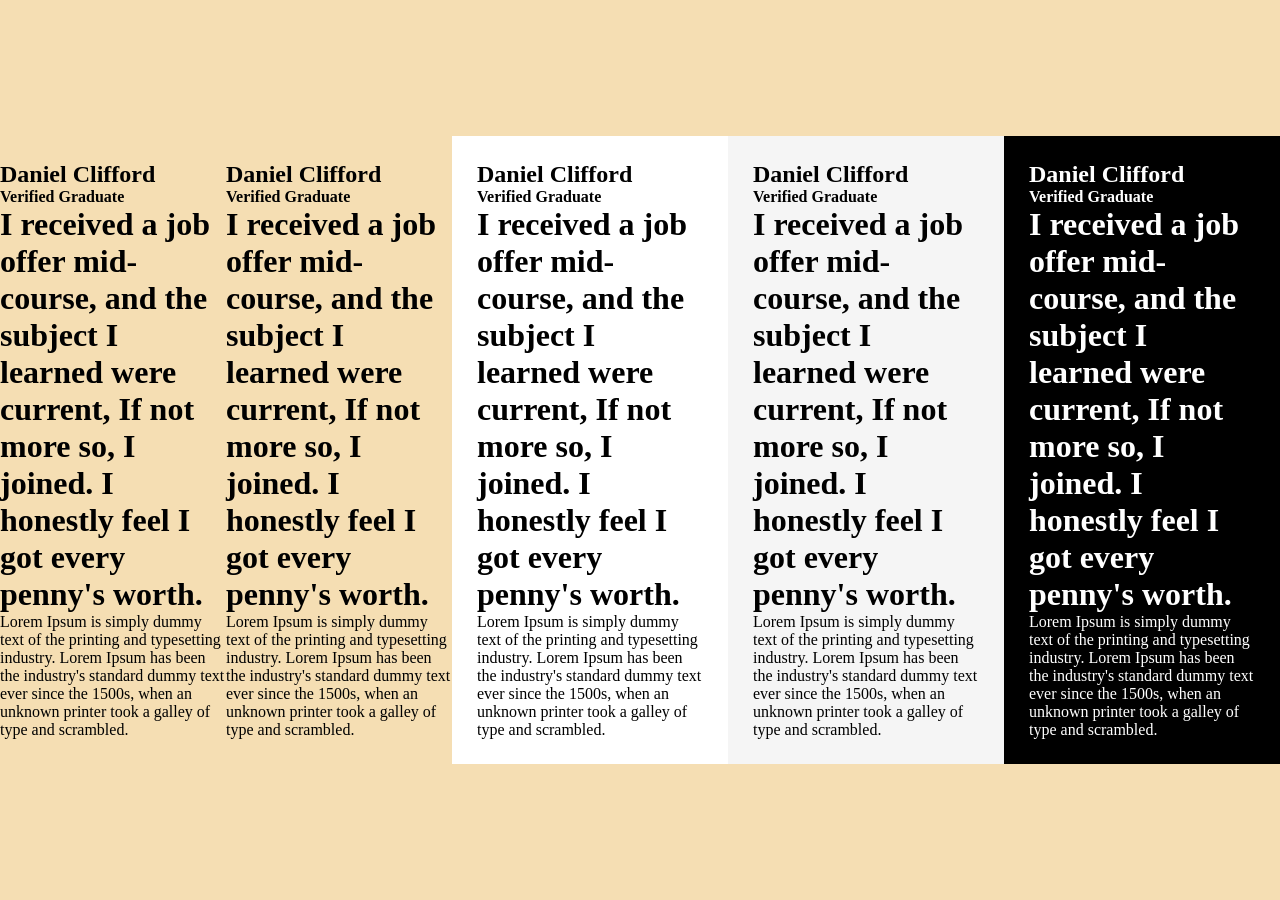
<file: grid.html>
<!DOCTYPE html>
<html lang="en">
<head>
    <meta charset="UTF-8">
    <meta name="viewport" content="width=device-width, initial-scale=1.0">
    <title>Grid Layout</title>
    <link rel="stylesheet" href="style.css">
</head>
<body>
    <div class="main">
        <div class="blue">
            <div>
                <h2>Daniel Clifford</h2>
                <h4>Verified Graduate</h4>
            </div>

            <h1>
                I received a job offer mid-course, and the subject I learned were current, If not more so, I joined. I honestly feel I got every penny's worth.
            </h1>

            <p>
                Lorem Ipsum is simply dummy text of the printing and typesetting industry. Lorem Ipsum has been the industry's standard dummy text ever since the 1500s, when an unknown printer took a galley of type and scrambled.
            </p>
        </div>

        <div class="grey">
            <div>
                <h2>Daniel Clifford</h2>
                <h4>Verified Graduate</h4>
            </div>

            <h1>
                I received a job offer mid-course, and the subject I learned were current, If not more so, I joined. I honestly feel I got every penny's worth.
            </h1>

            <p>
                Lorem Ipsum is simply dummy text of the printing and typesetting industry. Lorem Ipsum has been the industry's standard dummy text ever since the 1500s, when an unknown printer took a galley of type and scrambled.
            </p>
        </div>

        <div class="white">
            <div>
                <h2>Daniel Clifford</h2>
                <h4>Verified Graduate</h4>
            </div>

            <h1>
                I received a job offer mid-course, and the subject I learned were current, If not more so, I joined. I honestly feel I got every penny's worth.
            </h1>

            <p>
                Lorem Ipsum is simply dummy text of the printing and typesetting industry. Lorem Ipsum has been the industry's standard dummy text ever since the 1500s, when an unknown printer took a galley of type and scrambled.
            </p>
        </div>

        <div class="white2">
            <div>
                <h2>Daniel Clifford</h2>
                <h4>Verified Graduate</h4>
            </div>

            <h1>
                I received a job offer mid-course, and the subject I learned were current, If not more so, I joined. I honestly feel I got every penny's worth.
            </h1>

            <p>
                Lorem Ipsum is simply dummy text of the printing and typesetting industry. Lorem Ipsum has been the industry's standard dummy text ever since the 1500s, when an unknown printer took a galley of type and scrambled.
            </p>
        </div>

        <div class="black">
            <div>
                <h2>Daniel Clifford</h2>
                <h4>Verified Graduate</h4>
            </div>

            <h1>
                I received a job offer mid-course, and the subject I learned were current, If not more so, I joined. I honestly feel I got every penny's worth.
            </h1>

            <p>
                Lorem Ipsum is simply dummy text of the printing and typesetting industry. Lorem Ipsum has been the industry's standard dummy text ever since the 1500s, when an unknown printer took a galley of type and scrambled.
            </p>
        </div>
    </div>
</body>
</html>
</file>
<file: style.css>
*{
    padding: 0;
    margin: 0;
}

.main{
    background-color: wheat;
    width: 100vw;
    height: 100vh;
    display: flex;
    justify-content: center;
    align-items: center;
}

.grid-container{
    width: 80vw;
    height: 80vh;
    display: grid;
    grid-template-columns: repeat(4, 1fr);
    grid-template-rows: repeat(2, 1fr);
    gap: 20px;
    grid-template-areas: 
        "p p g w"
        "w2 b b w";
}

.grid-container > div{
    border-radius: 10px;
}

.profile-img{
    border-radius: 50%;
}

.profile{
    display: flex;
    align-items: center;
    gap:20px
}

.purple{
    padding: 25px;
    background-color: rgb(136, 65, 216);
    color: white;
    grid-area: p;
}
.gray{
    padding: 25px;
    background-color: gray;
    color: white;
    grid-area: g;
}
.white{
    padding: 25px;
    background-color: white;
    color: black;
    grid-area: w;
}
.white2{
    padding: 25px;
    background-color: whitesmoke;
    color: black;
    grid-area: w2;
}
.black{
    padding: 25px;
    background-color: black;
    color: white;
    grid-area: b;
}

.title{
    font-weight: bold;
    font-size: 20px;
    margin-bottom: 20px;
}
</file>
